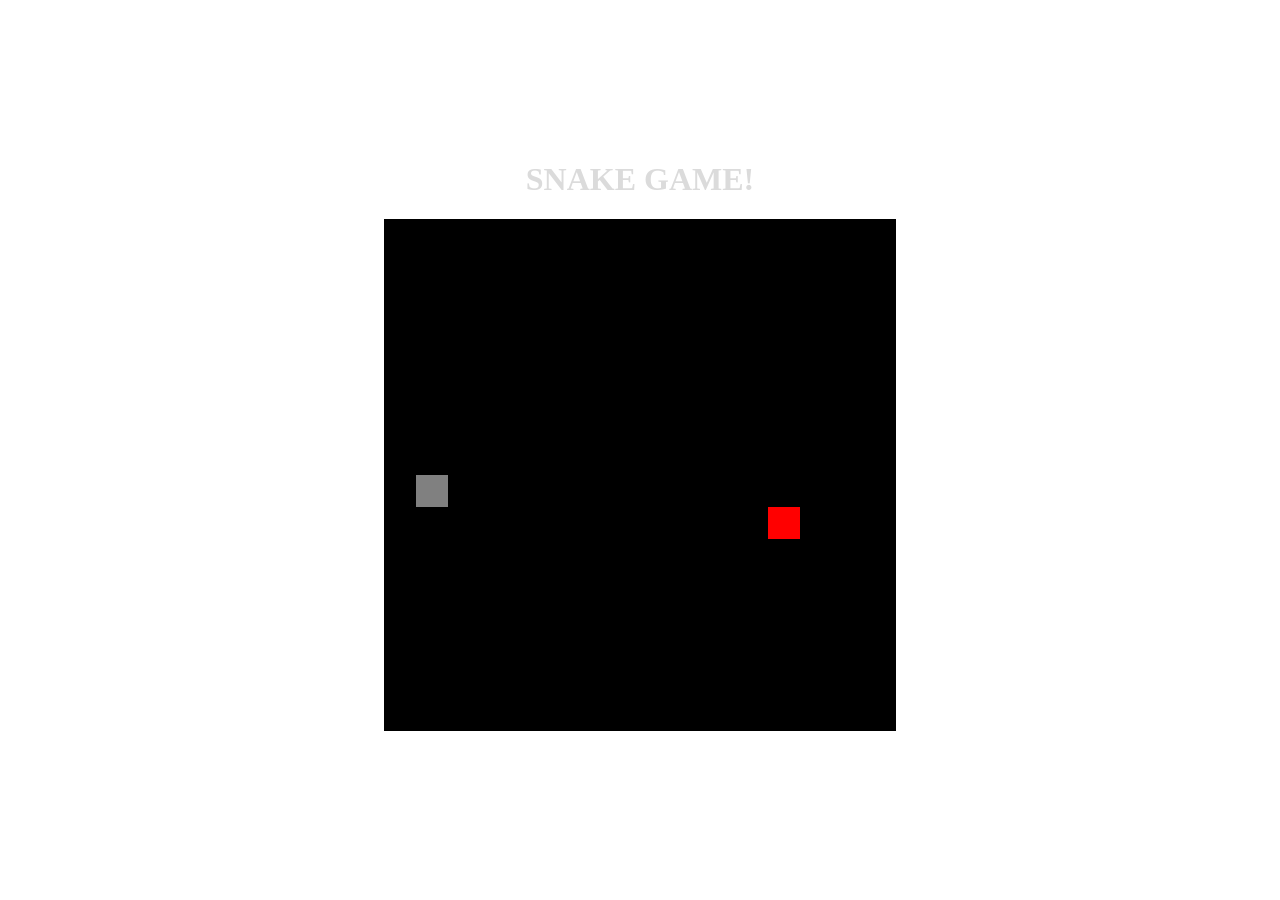
<file: WebSites/jogo-da-cobra/jogo-cobra.html>
<!DOCTYPE html>
<html lang="en">
<head>
    <meta charset="UTF-8">
    <meta name="viewport" content="width=device-width, initial-scale=1.0">
    <meta http-equiv="X-UA-Compatible" content="ie=edge">
    <link rel="stylesheet" href="style.css">
    <script defer src="script.js"></script>
    <title>Snake Game</title>
</head>
<body>
    <h1>SNAKE GAME!</h1>
    <canvas id="snake" width="512" height="512"></canvas>
</body>
</html>
</file>
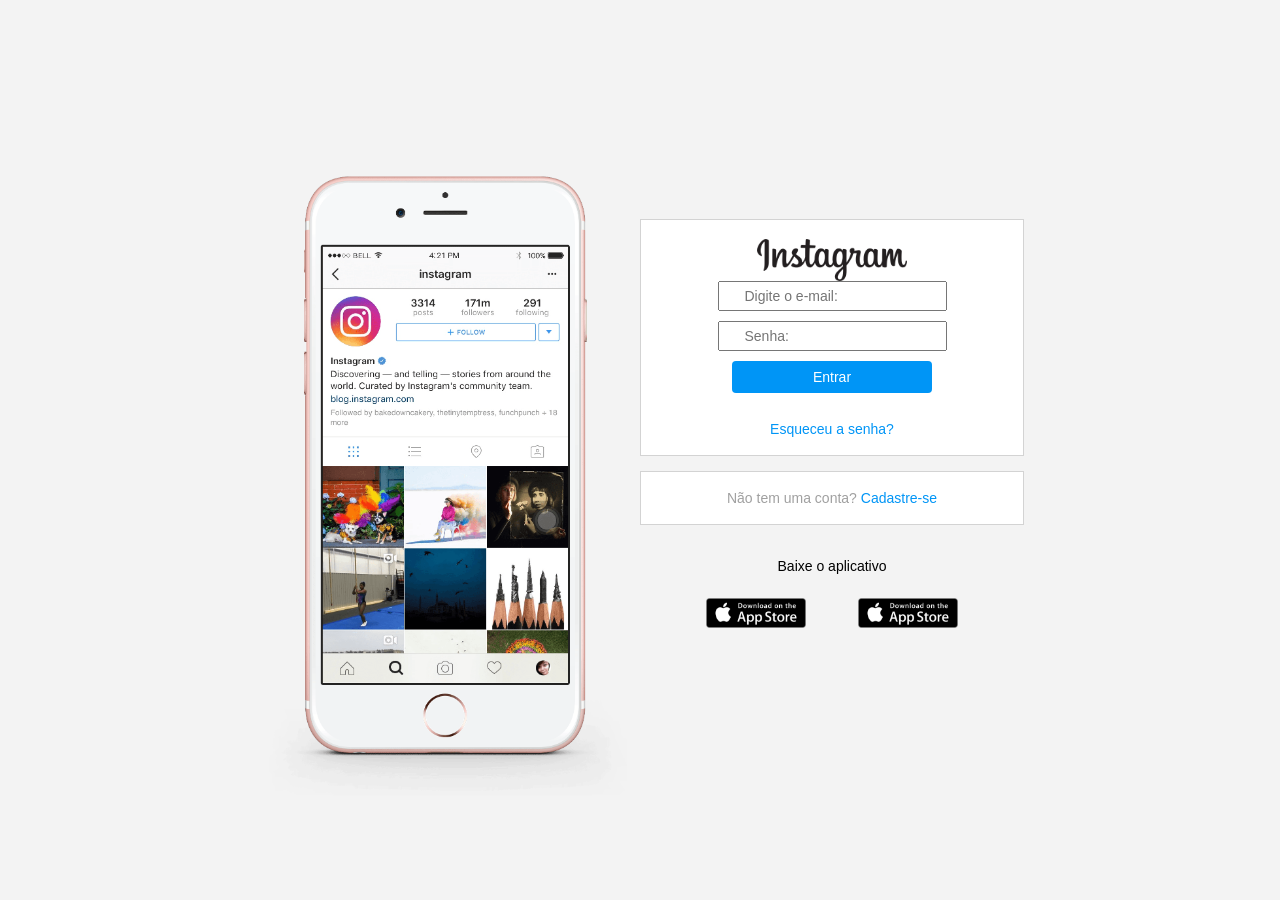
<file: WebSites/layout_login/login.html>
<!DOCTYPE html>
<html lang="en">
    <head>
        <meta charset="utf-8">
        <meta name="viewport" content="width=device-width, initial-scale=1.0">
        <link rel="stylesheet" href="css/style.css">
        <title>Instagram</title>
    </head>
    <body>
        <div class="instagram-wrapper">
            <div class="instagram-phone">
                <img src="img/instagram-celular.png" alt="instagram celular"> 
            </div>
           <div class="instagram-login">
                <div class="group">
                    <img src="img/instagram-logo.png" class="instagram-logo" alt="instagram logo">
                    <div class="login-user">
                        <form>
                            <div class="instagram-login-user">
                                <input type="text" name="instagram-user" placeholder="Digite o e-mail:">
                            </div>

                            <div class="instagram-login-user">
                                <input type="password" name="instagram-password" placeholder="Senha:">
                            </div>
                        </form> 
                    </div>
                    <a href="#" class="instagram-enter">Entrar</a>
                    <a href="#" class="instagram-password">Esqueceu a senha?</a>
                </div> 
                <div class="group">
                    <p class="not-account">Não tem uma conta?                         
                        <span class="link-blue">Cadastre-se</span>
                    </p>
                </div>
                <div class="get-the-app">
                    <p class="get-app">Baixe o aplicativo</p>
                    <div class="download">
                        <a href="#" class="app-download"><img src="./img/apple-button.png"></a>
                        <a href="#" class="app-download"><img src="./img/apple-button.png"></a>
                    </div>
                </div>              
           </div> 
        </div>
    </body>
</html>
</file>
<file: WebSites/jogo-da-cobra/style.css>
body {
    height: 95vh;
    width: 95;
    display: flex;
    justify-content: center;
    align-items: center;
    flex-direction: column;
    color: rgb(219, 219, 219);
}
</file>
<file: WebSites/layout_login/css/style.css>
* {
    padding: o;
    margin: 0;
    box-sizing: border-box;
    text-decoration: none;
    font-family: sans-serif;
    font-size: 14px;
}

body {
    width: 100%;
    min-height: 100vh;
    background: rgb(243, 243, 243);
    margin: 0;
    padding: 0;
    display: flex;
    justify-content: center;
}

.instagram-wrapper {
    display: flex;
    align-items: center;
    justify-content: start;
    width: 60%;
    height: 100vh;
}

.instagram-phone {
    display: flex;
    align-items: center;
    justify-content: center;
    width: 50%;
}

.instagram-phone img {
    height: 50rem;
}

.instagram-login {
    display: flex;
    align-items: center;
    justify-content: space-around;
    flex-direction: column;
    width: 50%;
    min-height: 34rem;
}

.group {
    display: flex;
    justify-content: space-between;
    align-items: center;
    flex-direction: column;
    background-color: #fff;
    width:100%;
    padding: 1.3rem 0;
    border: 1px solid lightgray;
}

.group:nth-child(1) {
    min-height: 15rem;
}

.instagram-logo {
    height: 3rem;
}

.login-user input {
    padding: 5px 25px;
    color: rgb(160, 160, 160);
    font-size: 8;
}

.instagram-login-user {
    padding-bottom: 10px;
}

.instagram-enter {
    background-color: #0095f6;
    color: #fff;
    text-align: center;
    padding: 8px;
    border-radius: 4px;
    margin-bottom: 1rem;
    width: 200px;
}

.instagram-password {
    color: #0095f6;
    margin-top: 1rem;
}

.not-account {
    color: rgb(160, 160, 160);
}

.link-blue {
    color:#0095f6;
}

.get-the-app {
    display: flex;
    flex-direction: column;
    align-items: center;
    justify-content: center;
    width: 100%;
    padding: 1.3rem 0;
}

.download {
    display: flex;
    width: 100%;
    justify-content: space-evenly;
    align-items: center;
    padding: 1rem;
}

.app-download{
    height: 3rem;
    width: 10rem;
    background-size: cover;
    padding-top: 10px;
}

.app-download:nth-child(1) {
    display: flex;
    flex-direction: column;
    width: 100px;
    height: 60px;
}

.app-download:nth-child(2) {
    display: flex;
    flex-direction: column;
    width: 100px;
    height: 60px;    
}

@media(max-width: 1024px) {
    .instagram-wrapper {
        width: 90%;
    }
}

@media(max-width: 650px) {
    body {
        background-color: #fff;
    }

    .instagram-wrapper {
        width: 90%;
    }

    .instagram-phone {
        display: none;
    }

    .instagram-login {
        width: 100%;
    }

    .group {
        border: 1px solid transparent;
    }
}
</file>
